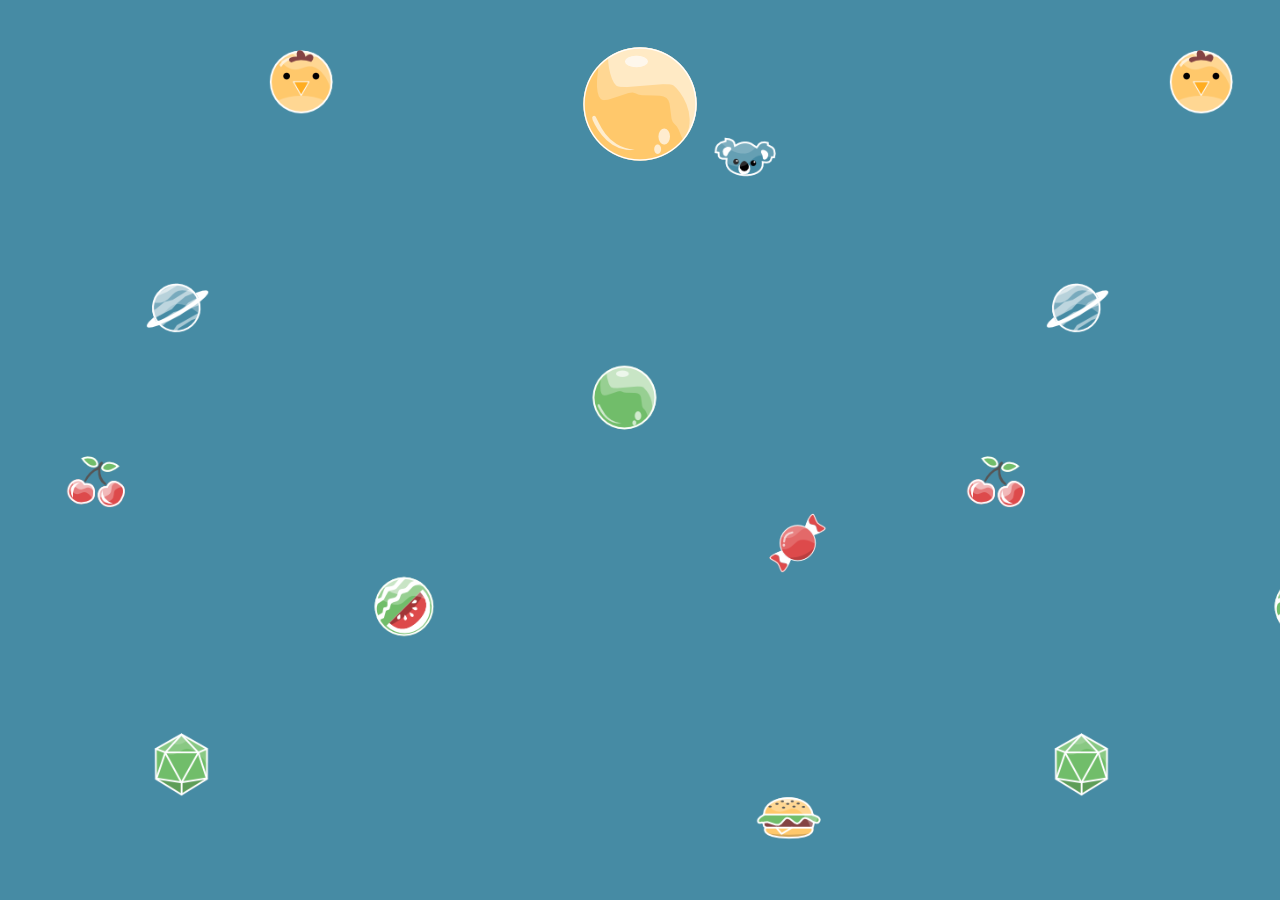
<file: bloop/index.html>
<!DOCTYPE html>
<html>

<head>
    <meta charset='utf-8'>
    <meta http-equiv='X-UA-Compatible' content='IE=edge'>
    <title>BLOOP</title>
    <link rel="shortcut icon" type="image/jpg" href="./bloop_favicon.ico" />
    <meta name='viewport' content='width=device-width, initial-scale=1'>
    <link rel='stylesheet' type='text/css' media='screen' href='main.css'>
</head>

<body>
    <div class="container">
        <img src="./BloopBall.png" height="128px" style="display: block; margin: 0 auto;" />
        <!-- <img src="./BloopTitle.png" height="48px" style="display: block; margin: 24px auto 0;" /> -->
    </div>
    <div class="video-container">
        <iframe width="560" height="315" src="https://www.youtube.com/embed/t_Igqcrue5Q?si=PlglJ7NLQ-W-0xxQ" title="YouTube video player" frameborder="0" allow="accelerometer; autoplay; clipboard-write; encrypted-media; gyroscope; picture-in-picture; web-share" referrerpolicy="strict-origin-when-cross-origin" allowfullscreen></iframe>
    </div>
</body>

</html>
</file>
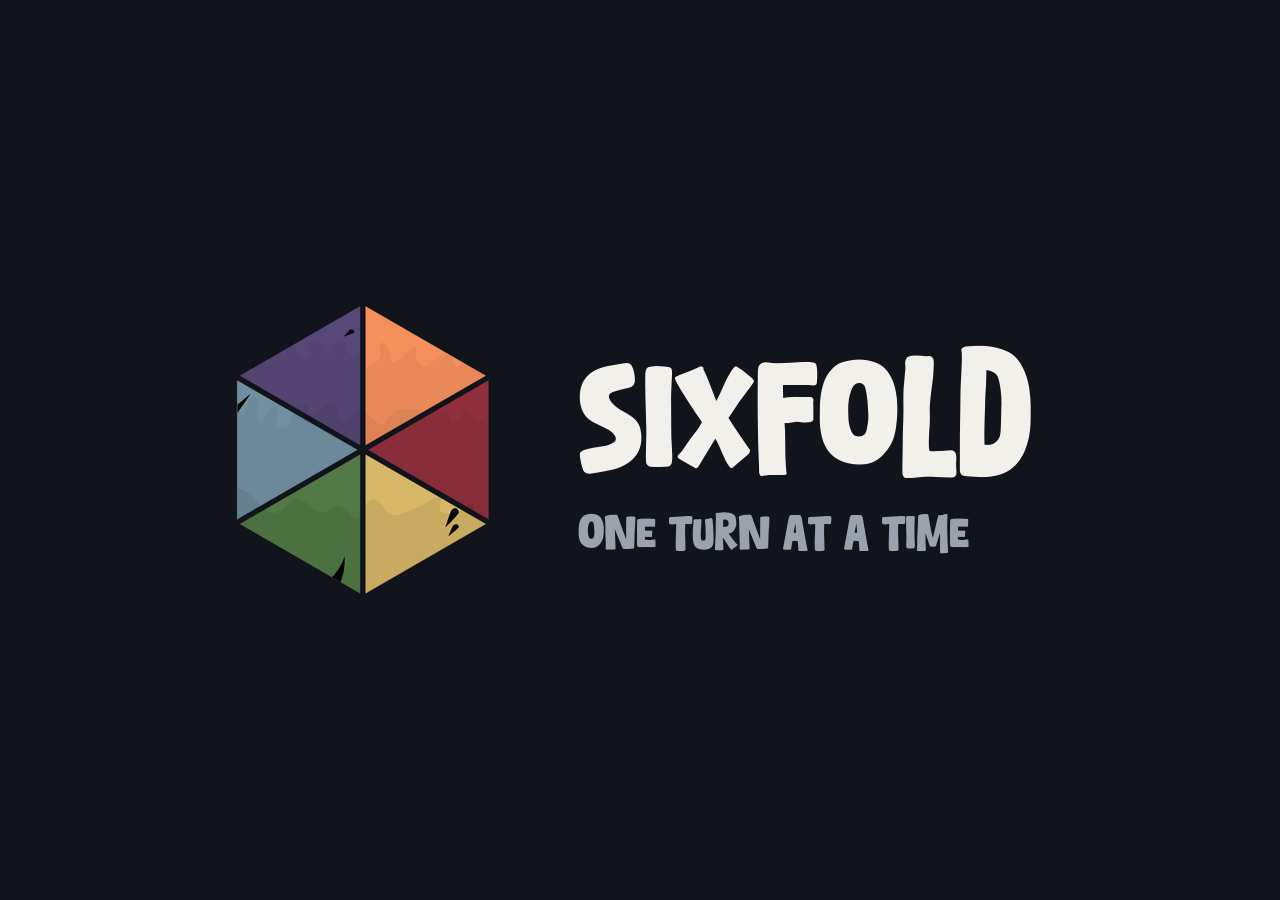
<file: sixfold/index.html>
<!DOCTYPE html>
<html lang="en">
<head>
  <meta charset="UTF-8">
  <meta name="viewport" content="width=device-width, initial-scale=1.0">
  <title>Sixfold</title>
  <link rel="stylesheet" href="styles.css">
</head>
<body>
  <main class="stage">
    <img class="logo" src="images/banner.png" alt="Sixfold">
  </main>
</body>
</html>
</file>
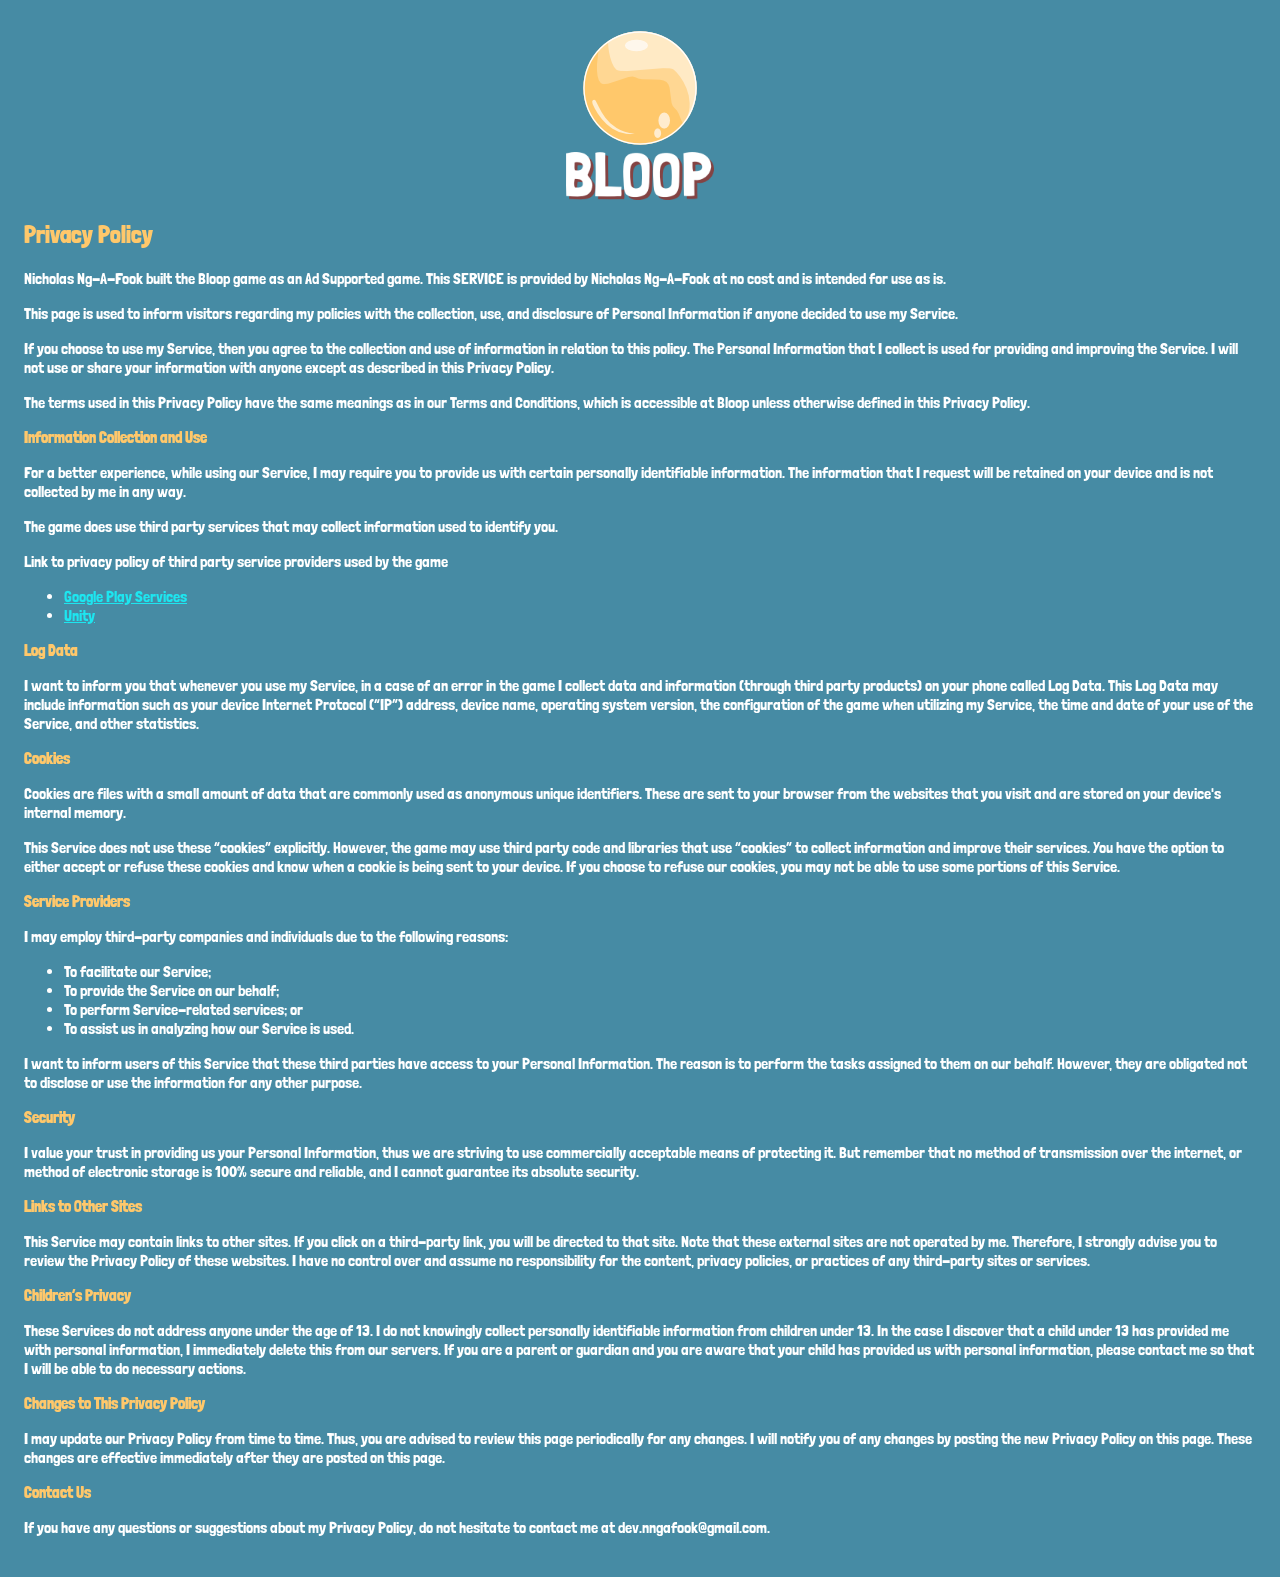
<file: bloop/privacypolicy.html>
<!DOCTYPE html>
<html>

<head>
    <meta charset='utf-8'>
    <meta name='viewport' content='width=device-width'>
    <title>BLOOP - Privacy Policy</title>
    <style>
        @import url('https://fonts.googleapis.com/css2?family=Londrina+Solid&display=swap');

        body {
            font-family: 'Londrina Solid', 'Helvetica Neue', Helvetica, Arial, sans-serif;
            padding: 1em;
            color: #FFF;
            background-color: #468BA4;
        }

        a {
            color: #1DE6F0;
        }

        h2 {
            color: #FFC86B;
        }

        p>strong {
            color: #FFC86B;
        }
    </style>
</head>

<body>
    <div style="display: flex; flex-direction: column;">
        <img src="./BloopBall.png" height="128px" style="display: block; margin: 0 auto;" />
        <img src="./BloopTitle.png" height="48px" style="display: block; margin: 0 auto;" />
    </div>
    <h2>Privacy Policy</h2>
    <p>
        Nicholas Ng-A-Fook built the Bloop game as
        an Ad Supported game. This SERVICE is provided by
        Nicholas Ng-A-Fook at no cost and is intended for
        use as is.
    </p>
    <p>
        This page is used to inform visitors regarding
        my policies with the collection, use, and
        disclosure of Personal Information if anyone decided to use
        my Service.
    </p>
    <p>
        If you choose to use my Service, then you agree
        to the collection and use of information in relation to this
        policy. The Personal Information that I collect is
        used for providing and improving the Service.
        I will not use or share your
        information with anyone except as described in this Privacy
        Policy.
    </p>
    <p>
        The terms used in this Privacy Policy have the same meanings
        as in our Terms and Conditions, which is accessible at
        Bloop unless otherwise defined in this Privacy
        Policy.
    </p>
    <p><strong>Information Collection and Use</strong></p>
    <p>
        For a better experience, while using our Service,
        I may require you to provide us with certain
        personally identifiable information. The
        information that I request will be
        retained on your device and is not collected by me in any way.
    </p>
    <p>
        The game does use third party services that may collect
        information used to identify you.
    </p>
    <div>
        <p>
            Link to privacy policy of third party service providers
            used by the game
        </p>
        <ul>
            <li><a href="https://www.google.com/policies/privacy/" target="_blank">Google Play Services</a></li>
            <!---->
            <!---->
            <!---->
            <!---->
            <!---->
            <!---->
            <!---->
            <!---->
            <!---->
            <!---->
            <li><a href="https://unity3d.com/legal/privacy-policy" target="_blank">Unity</a></li>
            <!---->
            <!---->
        </ul>
    </div>
    <p><strong>Log Data</strong></p>
    <p>
        I want to inform you that whenever
        you use my Service, in a case of an error in the
        game I collect data and information (through third
        party products) on your phone called Log Data. This Log Data
        may include information such as your device Internet
        Protocol (“IP”) address, device name, operating system
        version, the configuration of the game when utilizing
        my Service, the time and date of your use of the
        Service, and other statistics.
    </p>
    <p><strong>Cookies</strong></p>
    <p>
        Cookies are files with a small amount of data that are
        commonly used as anonymous unique identifiers. These are
        sent to your browser from the websites that you visit and
        are stored on your device's internal memory.
    </p>
    <p>
        This Service does not use these “cookies” explicitly.
        However, the game may use third party code and libraries that
        use “cookies” to collect information and improve their
        services. You have the option to either accept or refuse
        these cookies and know when a cookie is being sent to your
        device. If you choose to refuse our cookies, you may not be
        able to use some portions of this Service.
    </p>
    <p><strong>Service Providers</strong></p>
    <p>
        I may employ third-party companies
        and individuals due to the following reasons:
    </p>
    <ul>
        <li>To facilitate our Service;</li>
        <li>To provide the Service on our behalf;</li>
        <li>To perform Service-related services; or</li>
        <li>To assist us in analyzing how our Service is used.</li>
    </ul>
    <p>
        I want to inform users of this
        Service that these third parties have access to your
        Personal Information. The reason is to perform the tasks
        assigned to them on our behalf. However, they are obligated
        not to disclose or use the information for any other
        purpose.
    </p>
    <p><strong>Security</strong></p>
    <p>
        I value your trust in providing us
        your Personal Information, thus we are striving to use
        commercially acceptable means of protecting it. But remember
        that no method of transmission over the internet, or method
        of electronic storage is 100% secure and reliable, and
        I cannot guarantee its absolute security.
    </p>
    <p><strong>Links to Other Sites</strong></p>
    <p>
        This Service may contain links to other sites. If you click
        on a third-party link, you will be directed to that site.
        Note that these external sites are not operated by
        me. Therefore, I strongly advise you to
        review the Privacy Policy of these websites.
        I have no control over and assume no
        responsibility for the content, privacy policies, or
        practices of any third-party sites or services.
    </p>
    <p><strong>Children’s Privacy</strong></p>
    <p>
        These Services do not address anyone under the age of 13.
        I do not knowingly collect personally
        identifiable information from children under 13. In the case
        I discover that a child under 13 has provided
        me with personal information,
        I immediately delete this from our servers. If you
        are a parent or guardian and you are aware that your child
        has provided us with personal information, please contact
        me so that I will be able to do
        necessary actions.
    </p>
    <p><strong>Changes to This Privacy Policy</strong></p>
    <p>
        I may update our Privacy Policy from
        time to time. Thus, you are advised to review this page
        periodically for any changes. I will
        notify you of any changes by posting the new Privacy Policy
        on this page. These changes are effective immediately after
        they are posted on this page.
    </p>
    <p><strong>Contact Us</strong></p>
    <p>
        If you have any questions or suggestions about
        my Privacy Policy, do not hesitate to contact
        me at dev.nngafook@gmail.com.
    </p>
</body>

</html>
</file>
<file: bloop/main.css>
@import url('https://fonts.googleapis.com/css2?family=Londrina+Solid&display=swap');
html {
    height: 100%;
    background-color: #468BA4;
}

body {
    height: 100%;
    margin: 0;
    font-family: 'Londrina Solid', 'Helvetica Neue', Helvetica, Arial, sans-serif;
    color: #FFF;
    display: flex;
    flex-direction: column;
    background-image: url("background.png");
    background-repeat: repeat;
    background-size: contain;
}

a {
    color: #1DE6F0;
}

h2 {
    color: #FFC86B;
}

p>strong {
    color: #FFC86B;
}

.container {
    display: flex;
    flex-direction: column;
    padding-top: 40px;
}

.videoContainer {
    display: flex;
    flex-direction: column;
    margin-top: 64px;
    align-self: center;
    width: 560px;
    height: 315px;
    max-width: 560px;
    max-height: 315px;
}

.video-container {
    margin-top: 24px;
    overflow: hidden;
    position: relative;
    width: 75vw;
    display: flex;
    align-self: center;
    max-width: 800px;
}

.video-container::after {
    padding-top: 56.25%;
    display: block;
    content: '';
}

.video-container iframe {
    position: absolute;
    top: 0;
    left: 0;
    width: 100%;
    height: 100%;
}
</file>
<file: sixfold/styles.css>
* {
  box-sizing: border-box;
}

html,
body {
  height: 100%;
}

body {
  margin: 0;
  background-color: #11141B;
}

.stage {
  display: flex;
  align-items: center;
  justify-content: center;
  min-height: 100vh;
  padding: 24px;
}

.logo {
  display: block;
  max-width: 100%;
  max-height: 100%;
  height: auto;
}
</file>
